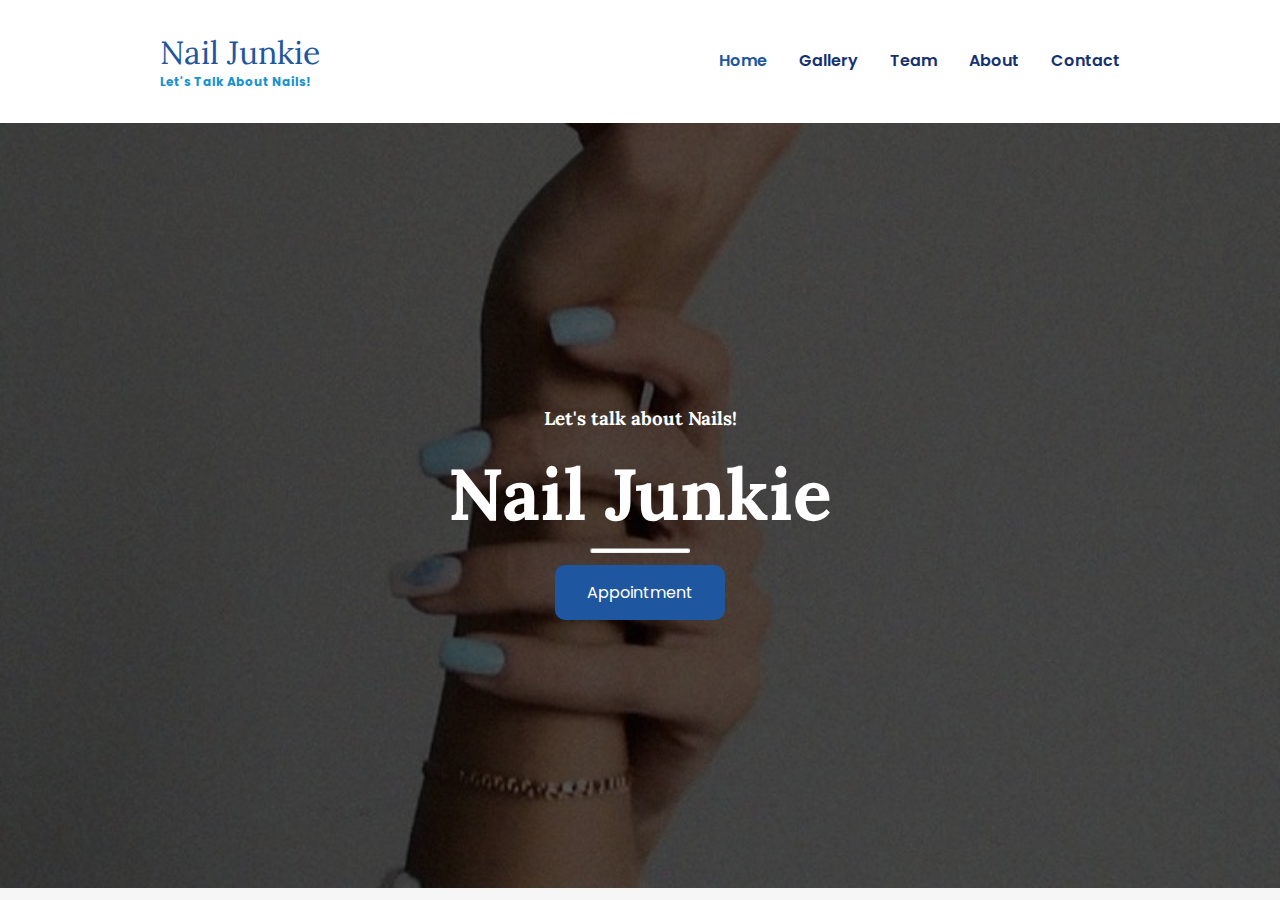
<file: index.html>
<!DOCTYPE html>
<html lang="en">

<head>
    <meta charset="UTF-8">
    <meta http-equiv="X-UA-Compatible" content="IE=edge">
    <meta name="viewport" content="width=device-width, initial-scale=1.0">
    <title>Nail Junkie</title>
    <link rel="stylesheet" href="css/styles.css">
    <style>
        #home {
            background: url('img/andre-reis-1_DAlXy0wng-unsplash.jpg') no-repeat center center fixed;
            height: 85vh;
            position: relative;
            width: 100%;
            background-size: cover;
        }
    </style>
</head>

<body>
    <header class="header">
        <div class="container container-nav">
            <div class="site-title">
                <h1>Nail Junkie</h1>
                <p class="subtitle">Let's talk about Nails!</p>
            </div>
            <nav>
                <ul>
                    <li><a href="index.html" class="current-page">Home</a></li>
                    <li><a href="gallery.html">Gallery</a></li>
                    <li><a href="team.html">Team</a></li>
                    <li><a href="about.html">About</a></li>
                    <li><a href="contact.html">Contact</a></li>
                </ul>

            </nav>
        </div>
    </header>
    <main>
        <div id="home">
            <div class="overlay">
                <div class="landing-text">
                    <h3>Let's talk about Nails!</h3>
                    <h1>Nail Junkie</h1>
                    <hr id="hr-main">
                    <a href="contact.html" class="button btn-hire">Appointment</a>
                </div>
            </div>
        </div>
    </main>
</body>

</html>
</file>
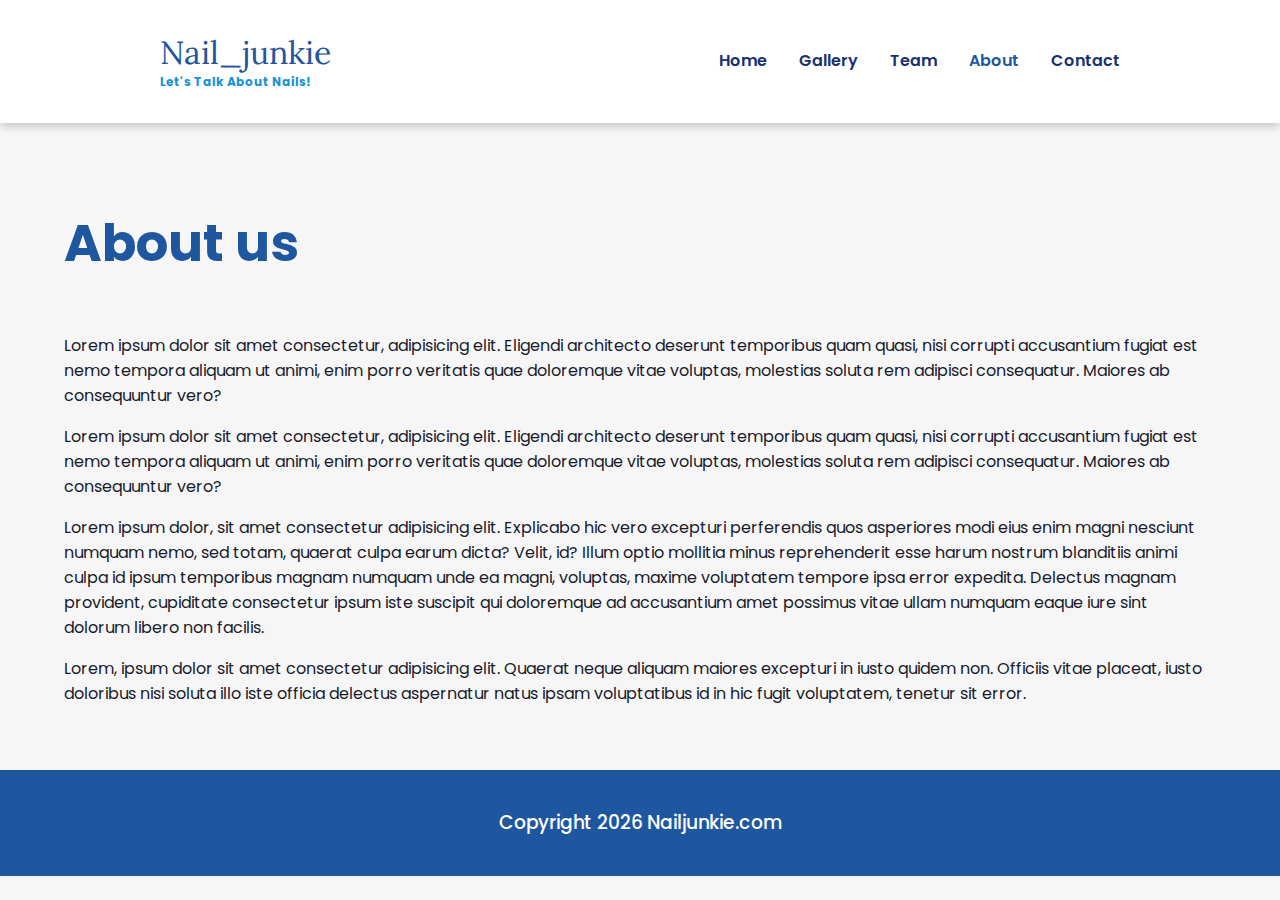
<file: about.html>
<!DOCTYPE html>
<html lang="en">

<head>
    <meta charset="UTF-8">
    <meta http-equiv="X-UA-Compatible" content="IE=edge">
    <meta name="viewport" content="width=device-width, initial-scale=1.0">
    <title>Document</title>
    <link rel="stylesheet" href="css/styles.css">
</head>

<body>
    <header class="header">
        <div class="container container-nav">
            <div class="site-title">
                <h1>Nail_junkie</h1>
                <p class="subtitle">Let's talk about Nails!</p>
            </div>
            <nav>
                <ul>
                    <li><a href="index.html">Home</a></li>
                    <li><a href="gallery.html">Gallery</a></li>
                    <li><a href="team.html">Team</a></li>
                    <li><a href="about.html" class="current-page">About</a></li>
                    <li><a href="contact.html">Contact</a></li>
                </ul>

            </nav>
        </div>
    </header>

    <main class="about">
        <div class="about-header">
            <h1>About us</h1>
        </div>
        <div class="about-content">
            <p>Lorem ipsum dolor sit amet consectetur, adipisicing elit. Eligendi architecto deserunt temporibus quam
                quasi, nisi corrupti accusantium fugiat est nemo tempora aliquam ut animi, enim porro veritatis quae
                doloremque vitae voluptas, molestias soluta rem adipisci consequatur. Maiores ab consequuntur vero?</p>
            <p>Lorem ipsum dolor sit amet consectetur, adipisicing elit. Eligendi architecto deserunt temporibus quam
                quasi, nisi corrupti accusantium fugiat est nemo tempora aliquam ut animi, enim porro veritatis quae
                doloremque vitae voluptas, molestias soluta rem adipisci consequatur. Maiores ab consequuntur vero?</p>
            <p>Lorem ipsum dolor, sit amet consectetur adipisicing elit. Explicabo hic vero excepturi perferendis quos
                asperiores modi eius enim magni nesciunt numquam nemo, sed totam, quaerat culpa earum dicta? Velit, id?
                Illum optio mollitia minus reprehenderit esse harum nostrum blanditiis animi culpa id ipsum temporibus
                magnam numquam unde ea magni, voluptas, maxime voluptatem tempore ipsa error expedita. Delectus magnam
                provident, cupiditate consectetur ipsum iste suscipit qui doloremque ad accusantium amet possimus vitae
                ullam numquam eaque iure sint dolorum libero non facilis.</p>
            <p>Lorem, ipsum dolor sit amet consectetur adipisicing elit. Quaerat neque aliquam maiores excepturi in
                iusto quidem non. Officiis vitae placeat, iusto doloribus nisi soluta illo iste officia delectus
                aspernatur natus ipsam voluptatibus id in hic fugit voluptatem, tenetur sit error.</p>
        </div>
    </main>

    <footer class="footer">
        <h3><span id="demo">&copy;</span><a href="#"> Nailjunkie.com</a></h3>
    </footer>

    <script src="js/index.js"></script>
</body>

</html>
</file>
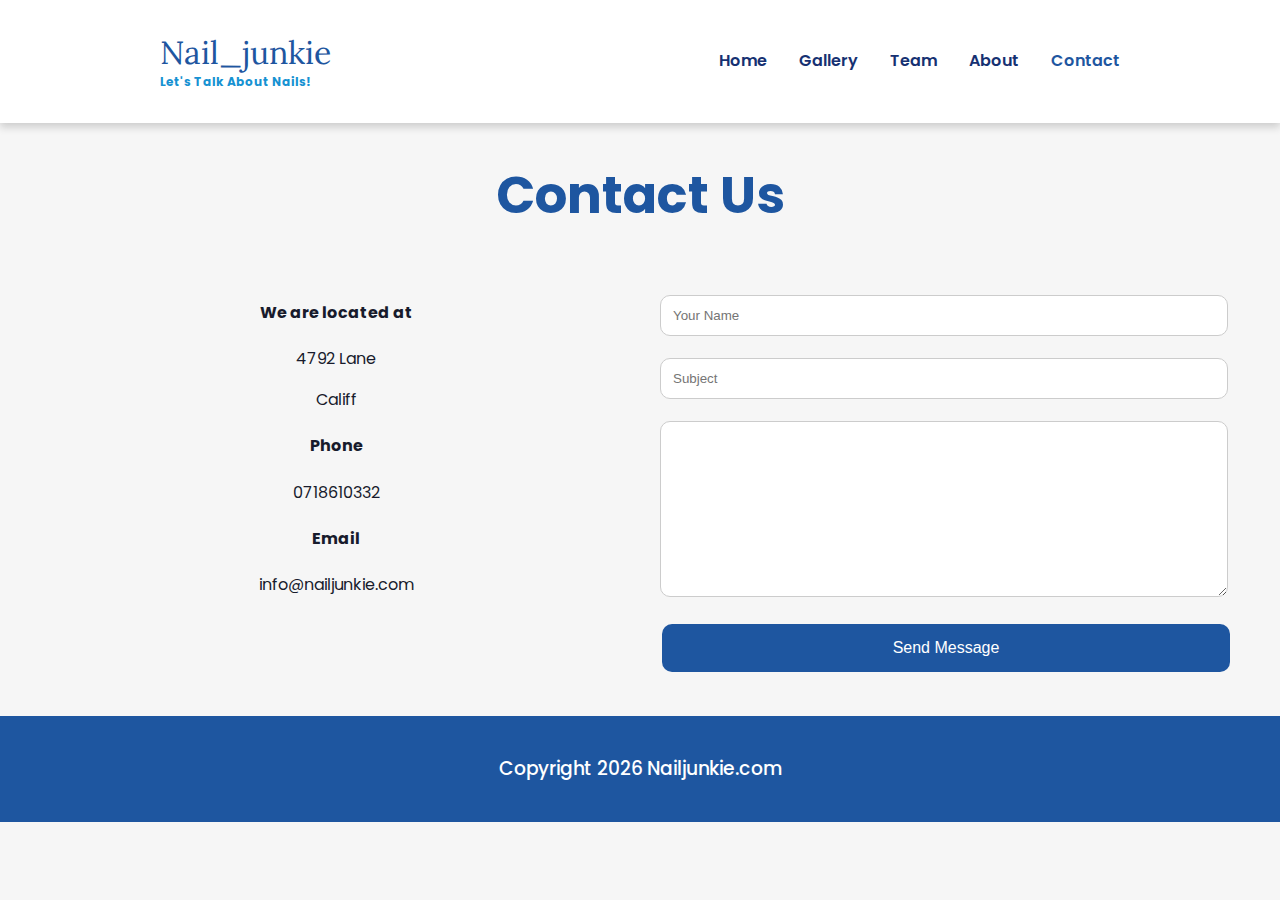
<file: contact.html>
<!DOCTYPE html>
<html lang="en">

<head>
    <meta charset="UTF-8">
    <meta http-equiv="X-UA-Compatible" content="IE=edge">
    <meta name="viewport" content="width=device-width, initial-scale=1.0">
    <title>Document</title>
    <link rel="stylesheet" href="css/styles.css">
</head>

<body>
    <header class="header">
        <div class="container container-nav">
            <div class="site-title">
                <h1>Nail_junkie</h1>
                <p class="subtitle">Let's talk about Nails!</p>
            </div>
            <nav>
                <ul>
                    <li><a href="index.html">Home</a></li>
                    <li><a href="gallery.html">Gallery</a></li>
                    <li><a href="team.html">Team</a></li>
                    <li><a href="about.html">About</a></li>
                    <li><a href="contact.html" class="current-page">Contact</a></li>
                </ul>

            </nav>
        </div>
    </header>
    <main class="contact">
        <h1>Contact Us</h1>
        <div class="flex-container">
            <div class="flex-item-left">
                <h4>We are located at</h4>
                <p>4792 Lane</p>
                <p>Califf</p>
                <h4>Phone</h4>
                <p>0718610332</p>
                <h4>Email</h4>
                <p>info@nailjunkie.com</p>
            </div>
            <div class="flex-item-right">
                <form action="">
                    <input type="text" id="fname" placeholder="Your Name">
                    <input type="text" name="subject" id="subject" placeholder="Subject">
                    <textarea name="" id="textarea" cols="30" rows="10"></textarea>
                    <button type="button">Send Message</button>
                </form>
            </div>
        </div>
    </main>
    <footer class="footer">
        <h3><span id="demo">&copy;</span><a href="#"> Nailjunkie.com</a></h3>
    </footer>

    <script src="js/index.js"></script>
</body>

</html>
</file>
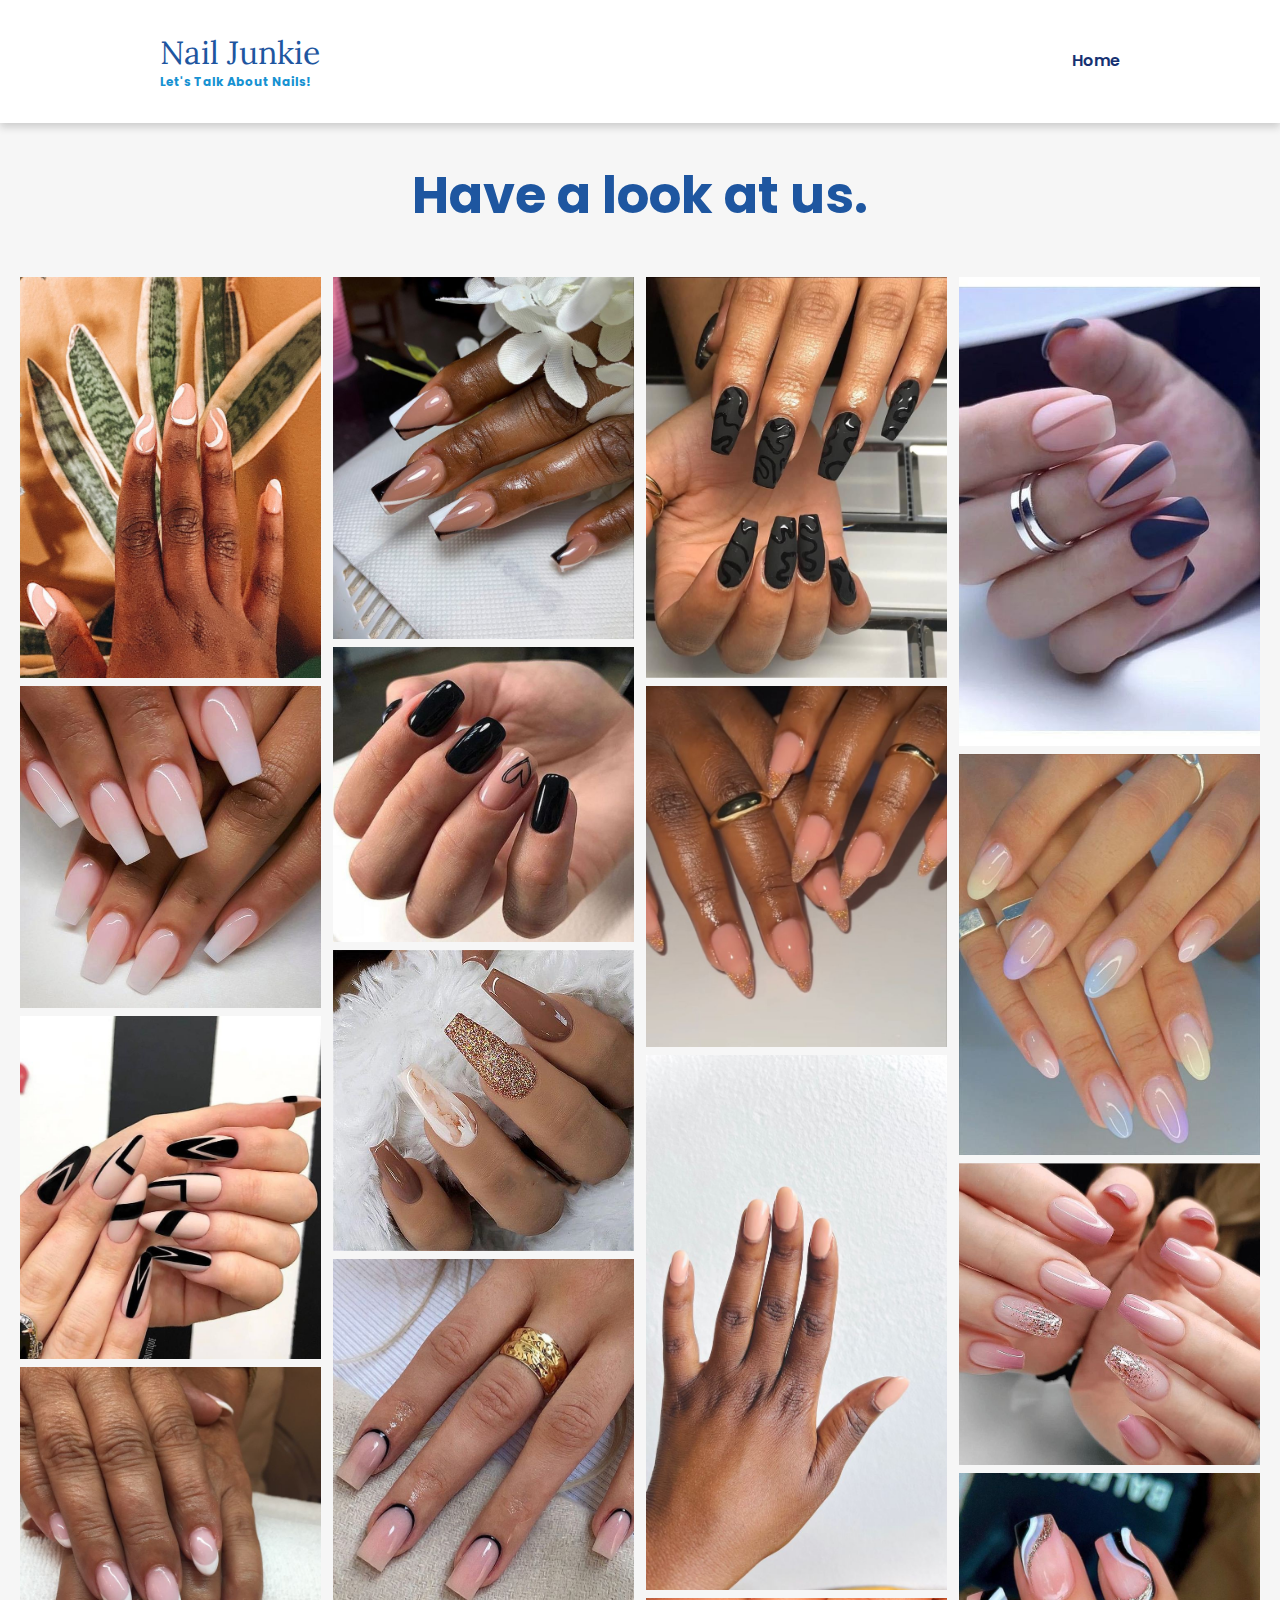
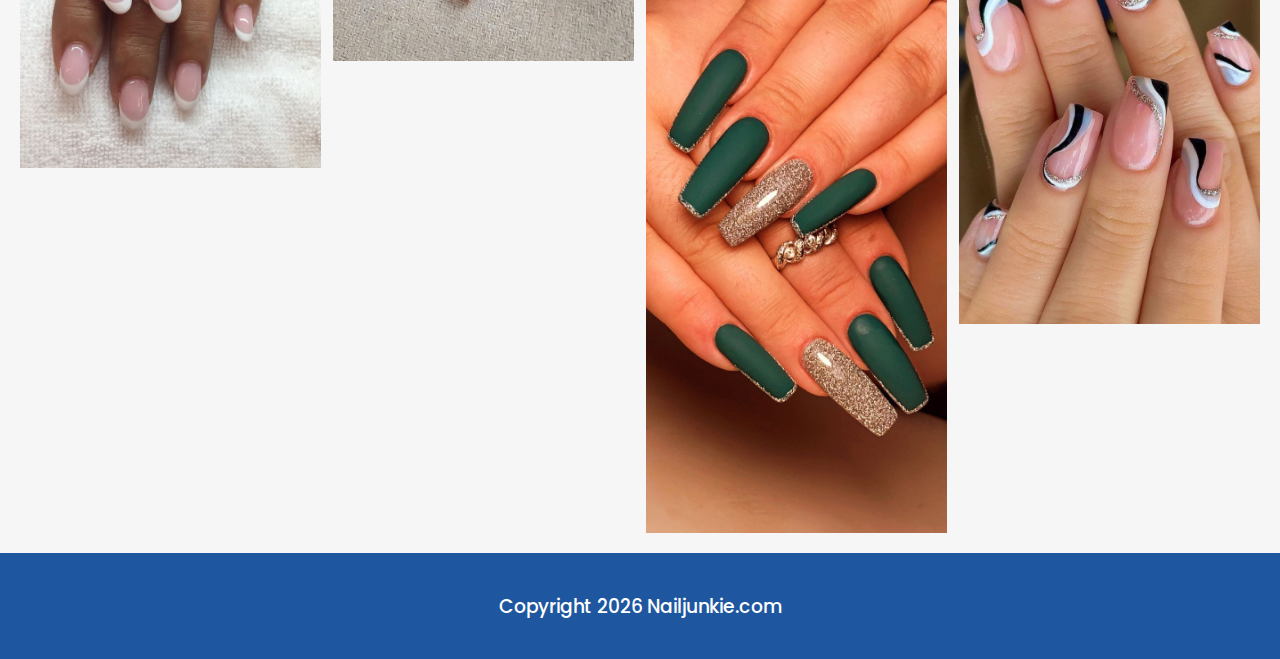
<file: gallery.html>
<!DOCTYPE html>
<html lang="en">

<head>
    <meta charset="UTF-8">
    <meta http-equiv="X-UA-Compatible" content="IE=edge">
    <meta name="viewport" content="width=device-width, initial-scale=1.0">
    <title>Document</title>
    <link rel="stylesheet" href="css/styles.css">
</head>

<body>
    <header class="header">
        <div class="container container-nav">
            <div class="site-title">
                <h1>Nail Junkie</h1>
                <p class="subtitle">Let's talk about Nails!</p>
            </div>
            <nav>
                <ul>
                    <li><a href="index.html">Home</a></li>
                   
                </ul>

            </nav>
        </div>
    </header>
    <main>
        <div class="gallery-header">
            <h1>Have a look at us.</h1>
            
        </div>
        <div class="row gallery-row">
            <div class="column">
                <img src="img/1.jpg" alt="" style="width: 100%">
                <img src="img/2.jpg" alt="" style="width: 100%">
                <img src="img/3.jpg" alt="" style="width: 100%">
                <img src="img/4.jpg" alt="" style="width: 100%">
            </div>
            <div class="column">
                <img src="img/5.jpg" alt="" style="width: 100%">
                <img src="img/6.jpg" alt="" style="width: 100%">
                <img src="img/7.jpg" alt="" style="width: 100%">
                <img src="img/8.jpg" alt="" style="width: 100%">
            </div>
            <div class="column">
                <img src="img/9.jpg" alt="" style="width: 100%">
                <img src="img/10.jpg" alt="" style="width: 100%">
                <img src="img/11.jpg" alt="" style="width: 100%">
                <img src="img/12.jpg" alt="" style="width: 100%">
            </div>
            <div class="column">
                <img src="img/13.jpg" alt="" style="width: 100%">
                <img src="img/14.jpg" alt="" style="width: 100%">
                <img src="img/16.jpg" alt="" style="width: 100%">
                <img src="img/18.jpg" alt="" style="width: 100%">
            </div>
        </div>
    </main>
    <footer class="footer">
        <h3><span id="demo">&copy;</span><a href="#"> Nailjunkie.com</a></h3>
    </footer>

    <script src="js/index.js"></script>
</body>

</html>
</file>
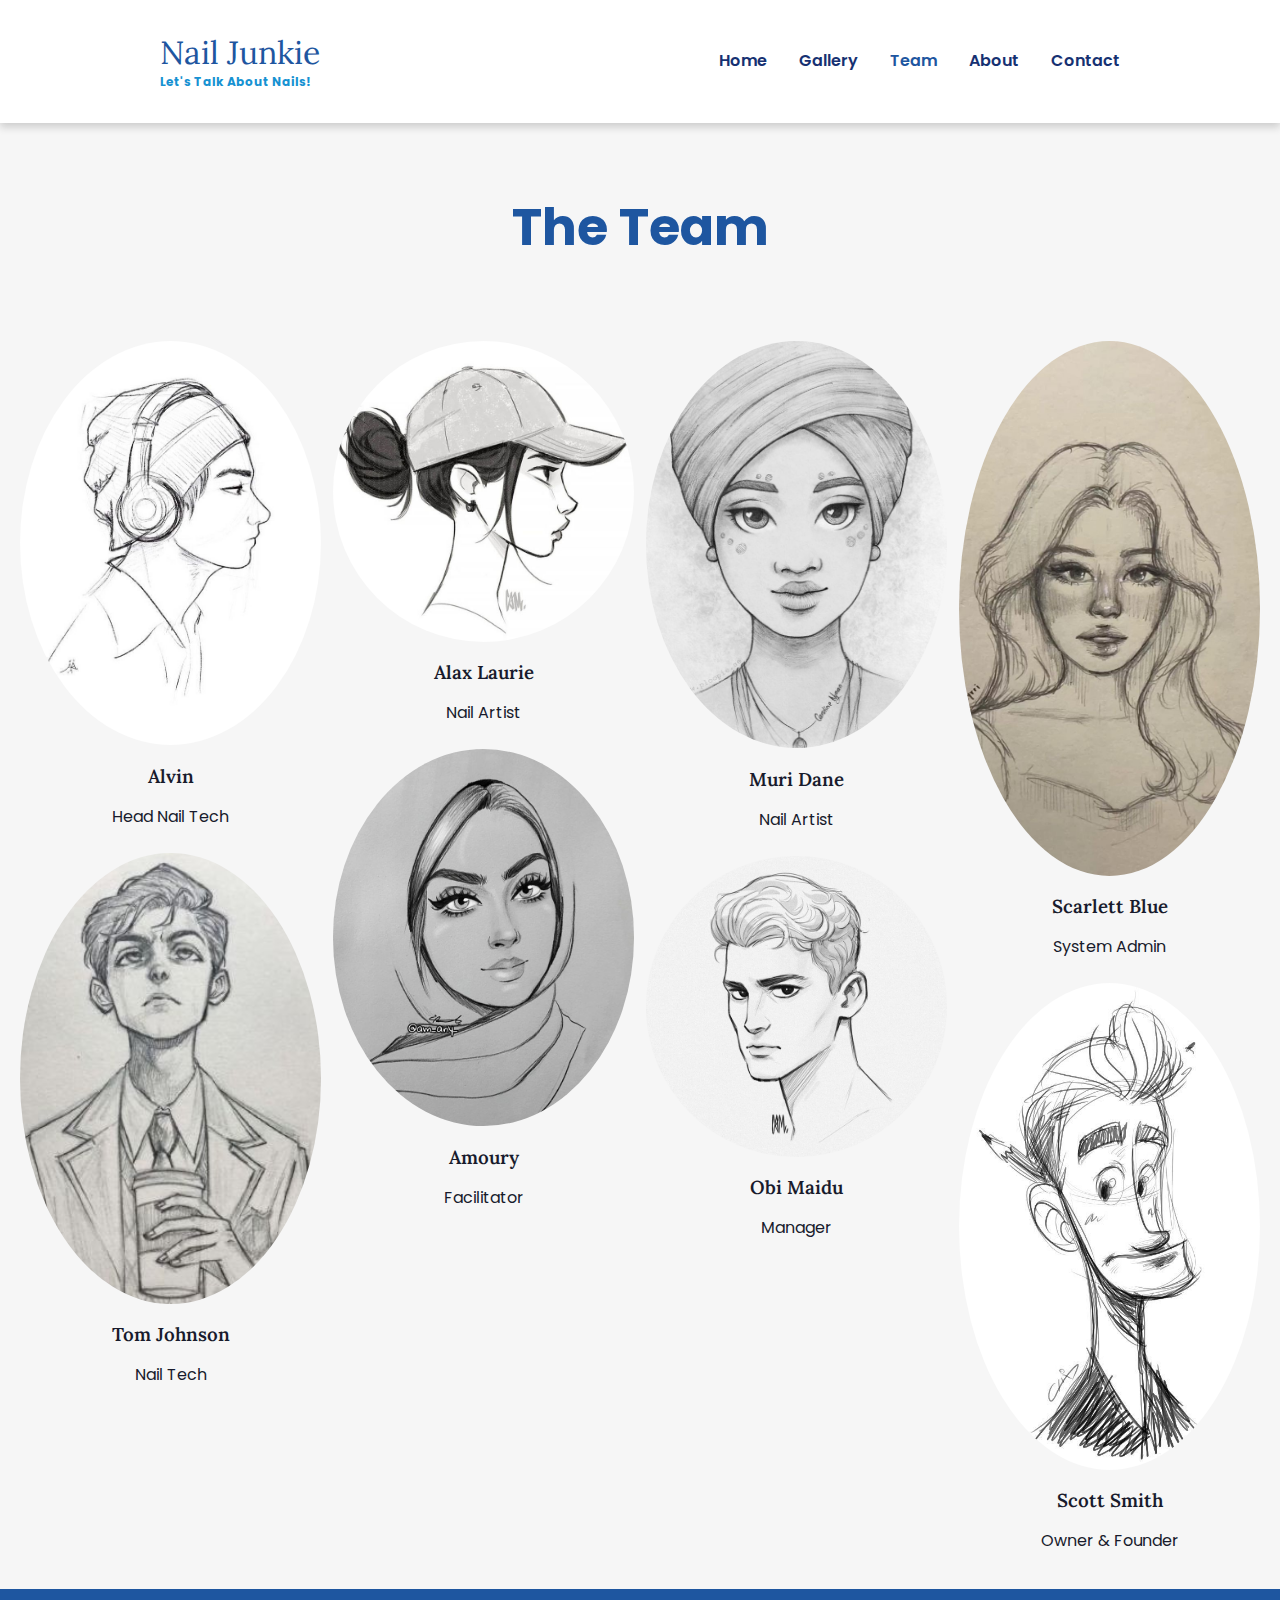
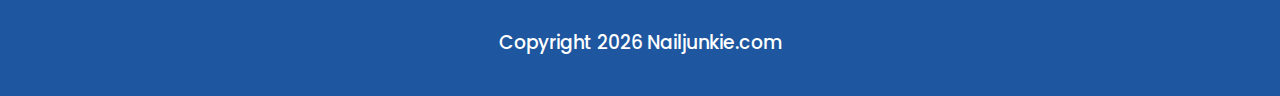
<file: team.html>
<!DOCTYPE html>
<html lang="en">

<head>
    <meta charset="UTF-8">
    <meta http-equiv="X-UA-Compatible" content="IE=edge">
    <meta name="viewport" content="width=device-width, initial-scale=1.0">
    <title>Document</title>
    <link rel="stylesheet" href="css/styles.css">
</head>

<body>
    <header class="header">
        <div class="container container-nav">
            <div class="site-title">
                <h1>Nail Junkie</h1>
                <p class="subtitle">Let's talk about Nails!</p>
            </div>
            <nav>
                <ul>
                    <li><a href="index.html">Home</a></li>
                    <li><a href="gallery.html">Gallery</a></li>
                    <li><a href="team.html" class="current-page">Team</a></li>
                    <li><a href="about.html">About</a></li>
                    <li><a href="contact.html">Contact</a></li>
                </ul>

            </nav>
        </div>
    </header>
    <main class="team">
        <div class="team-container">
            <div class="team-header">
                <h1>The Team</h1>
            </div>
        </div>
        <div class="row">
            <div class="column">
                <img src="img/19.jpg" alt="" style="width: 100%">
                <h3>Alvin</h3>
                <p>Head Nail Tech</p>
                <img src="img/20.jpg" alt="" style="width: 100%">
                <h3>Tom Johnson</h3>
                <p>Nail Tech</p>
            </div>
            <div class="column">
                <img src="img/21.jpg" alt="" style="width: 100%">
                <h3>Alax Laurie</h3>
                <p>Nail Artist</p>
                <img src="img/22.jpg" alt="" style="width: 100%">
                <h3>Amoury</h3>
                <p>Facilitator</p>
            </div>
            <div class="column">
                <img src="img/23.jpg" alt="" style="width: 100%">
                <h3>Muri Dane</h3>
                <p>Nail Artist</p>
                <img src="img/24.jpg" alt="" style="width: 100%">
                <h3>Obi Maidu</h3>
                <p>Manager</p>
            </div>
            <div class="column">
                <img src="img/25.jpg" alt="" style="width: 100%">
                <h3>Scarlett Blue</h3>
                <p>System Admin</p>
                <img src="img/27.jpg" alt="" style="width: 100%">
                <h3>Scott Smith</h3>
                <p>Owner & Founder</p>
            </div>
        </div>
    </main>
    <footer class="footer">
        <h3><span id="demo">&copy;</span><a href="#"> Nailjunkie.com</a></h3>
    </footer>
    <script src="js/index.js"></script>
</body>

</html>
</file>
<file: css/styles.css>
@import url("https://fonts.googleapis.com/css2?family=Lora:wght@400;500;600;700&display=swap");
@import url("https://fonts.googleapis.com/css2?family=Lora:wght@400;500;600;700&family=Poppins:wght@100;200;300;400;500;600;700;800;900&display=swap");

* {
  box-sizing: border-box;
}
body {
  margin: 0;
  padding: 0;
  font-family: "Poppins", sans-serif;
  background-color: #f6f6f6;
  height: 100vh;
}
.site-title h1 {
  font-weight: 400;
  font-family: "Lora", sans-serif;
  color: #1e56a0;
  font-size: 2rem;
  margin: 0;
}
.subtitle {
  font-weight: 700;
  color: #1792d2;
  font-size: 0.75rem;
  margin: 0;
  text-transform: capitalize;
}
.container {
  width: 90%;
  max-width: 960px;
  margin: 0 auto;
}
.container-nav {
  display: flex;
  justify-content: space-between;
}

header {
  background-color: white;
  padding: 2em 0;
  box-shadow: 0 4px 8px 0 rgba(22, 22, 22, 0.19);
}
@media (max-width: 675px) {
  .container-nav {
    flex-direction: column;
  }
  header {
    text-align: center;
  }
}
nav ul {
  list-style-type: none;
  padding: 0;
  display: flex;
  justify-content: center;
}
nav li {
  margin-left: 2em;
}
nav a {
  text-decoration: none;
  color: #163172;
  font-weight: 600;
  text-transform: capitalize;
  padding: 2em 0;
}
nav a:hover,
nav a:focus {
  color: #1e56a0;
}
.current-page {
  color: #1e56a0;
}
.current-page:hover {
  color: #1e56a0;
}
@media (max-width: 675px) {
  nav ul {
    flex-direction: column;
  }
  nav li {
    margin: 0.5em 0;
  }
}
/* Home page */
.overlay {
  position: absolute;
  height: 100%;
  width: 100%;
  top: 0;
  left: 0;
  background: rgba(0, 0, 0, 0.65);
  color: white;
  display: flex;
  align-items: center;
  justify-content: center;
  flex-direction: column;
}
.landing-text {
  display: table-cell;
  text-align: center;
  vertical-align: middle;
}
.landing-text h3 {
  font-weight: 700;
  color: white;
  font-family: "Lora", sans-serif;
}
.landing-text h1 {
  font-size: 450%;
  font-weight: 700;
  color: white;
  font-family: "Lora", sans-serif;
  padding-bottom: 0;
  margin: 0 0;
}
@media (max-width: 600px) {
  .landing-text h1 {
    font-size: 260%;
  }
}
.btn-hire {
  background-color: #1e56a0;
  border: none;
  color: white;
  padding: 15px 32px;
  text-align: center;
  text-decoration: none;
  display: inline-block;
  font-size: 16px;
  margin: 4px 2px;
  cursor: pointer;
  border-radius: 10px;
}
.btn-hire:hover,
.btn-hire:focus {
  background-color: #163172;
}
@media (max-width: 800px) {
  .btn-hire {
    padding: 8px 16px;
  }
}
#hr-main {
  width: 100px;
  height: 5px;
  border-radius: 1rem;
  background-color: white;
  margin-bottom: 8px;
}

/* Gallery Section */
#gallery
.gallery-header {
  text-align: center;
  padding: 32px;
}
.gallery-header h1 {
  text-align: center;
  font-weight: 700;
  font-size: 3.2rem;
  color: #1e56a0;
}
@media (max-width: 600px) {
  .gallery-header h1 {
    font-size: x-large;
  }
}
.gallery-header p {
  font-weight: 600;
  color: #181b2c;
}
.gallery-row {
  display: -ms-flexbox;
  display: flex;
  -ms-flex-wrap: wrap;
  flex-wrap: wrap;
  padding: 0 14px;
}

.column {
  -ms-flex: 25%;
  flex: 25%;
  max-width: 25%;
  padding: 0 6px;
}
.column img {
  margin-top: 8px;
  vertical-align: middle;
  width: 100%;
}
@media (max-width: 800px) {
  .column {
    -ms-flex: 50%;
    flex: 50%;
    max-width: 50%;
  }
}
@media (max-width: 600px) {
  .column {
    -ms-flex: 100%;
    flex: 100%;
    max-width: 100%;
  }
}

/* Team Section */
.team-header {
  text-align: center;
  padding: 32px;
}
.team-header h1 {
  text-align: center;
  font-weight: 700;
  font-size: 3.2rem;
  color: #1e56a0;
}
@media (max-width: 600px) {
  .team h1 {
    font-size: x-large;
  }
}
.team p {
  font-weight: 600;
  color: #181b2c;
}
.team .row {
  display: -ms-flexbox;
  display: flex;
  -ms-flex-wrap: wrap;
  flex-wrap: wrap;
  padding: 0 14px;
}

.team .column {
  -ms-flex: 25%;
  flex: 25%;
  max-width: 25%;
  padding: 0 6px;
}
.team .column img {
  margin-top: 8px;
  vertical-align: middle;
  width: 100%;
  border-radius: 50%;
}
.team .column h3 {
  font-weight: 600;
  font-family: "Lora", sans-serif;
  color: #181b2c;
  text-align: center;
  margin-bottom: 3px;
}
.team .column p {
  font-weight: 400;
  color: #181b2c;
  text-align: center;
}
@media (max-width: 800px) {
  .team .column {
    -ms-flex: 50%;
    flex: 50%;
    max-width: 50%;
  }
}
@media (max-width: 600px) {
  .team .column {
    -ms-flex: 100%;
    flex: 100%;
    max-width: 100%;
  }
}

/* About Section */
.about {
  margin: 3rem 4rem;
  display: flex;
  flex-wrap: wrap;
}
.about-header {
  text-align: start;
}
@media (max-width: 576px) {
  .about-header {
    text-align: center;
  }
}
.about-header h1 {
  font-weight: 700;
  font-size: 3.2rem;
  color: #1e56a0;
}
.about-content p {
  color: #181b2c;
}
/* Contact Section */
.contact h1 {
  text-align: center;
  font-weight: 700;
  font-size: 3.2rem;
  color: #1e56a0;
}
.flex-container {
  display: flex;
  flex-wrap: wrap;
  text-align: center;
  margin: 10px 2em;
}
.flex-item-left {
  padding: 10px;
  flex: 50%;
}
.flex-item-left h4 {
  font-weight: 700;
  color: #181b2c;
}
.flex-item-left p {
  font-weight: 400;
  color: #181b2c;
}
.flex-item-right {
  padding: 10px;
  flex: 50%;
}
.flex-item-right form {
  margin: 10px;
}
.flex-item-right form input[type="text"],
select,
textarea {
  font-weight: 400;
  width: 100%;
  padding: 12px;
  border: 1px solid #ccc;
  border-radius: 10px;
  box-sizing: border-box;
  margin-top: 6px;
  margin-bottom: 16px;
  resize: vertical;
}
.flex-item-right button {
  background-color: #1e56a0;
  border: none;
  color: white;
  padding: 15px 32px;
  text-align: center;
  text-decoration: none;
  display: inline-block;
  font-size: 16px;
  margin: 4px 2px;
  cursor: pointer;
  border-radius: 10px;
  width: 100%;
}
.flex-item-right button:hover,
.flex-item-right button:focus {
  background-color: #163172;
  color: white;
}
@media (max-width: 800px) {
  .flex-item-left,
  .flex-item-right {
    flex: 100%;
  }
}
/* Footer */
footer {
  padding: 20px;
  text-align: center;
  background-color: #1e56a0;
  margin-top: 20px;
}

footer h3 > span,
footer h3 > a {
  color: white;
  text-decoration: none;
  font-weight: 500;
  margin: 0 auto;
}
</file>
